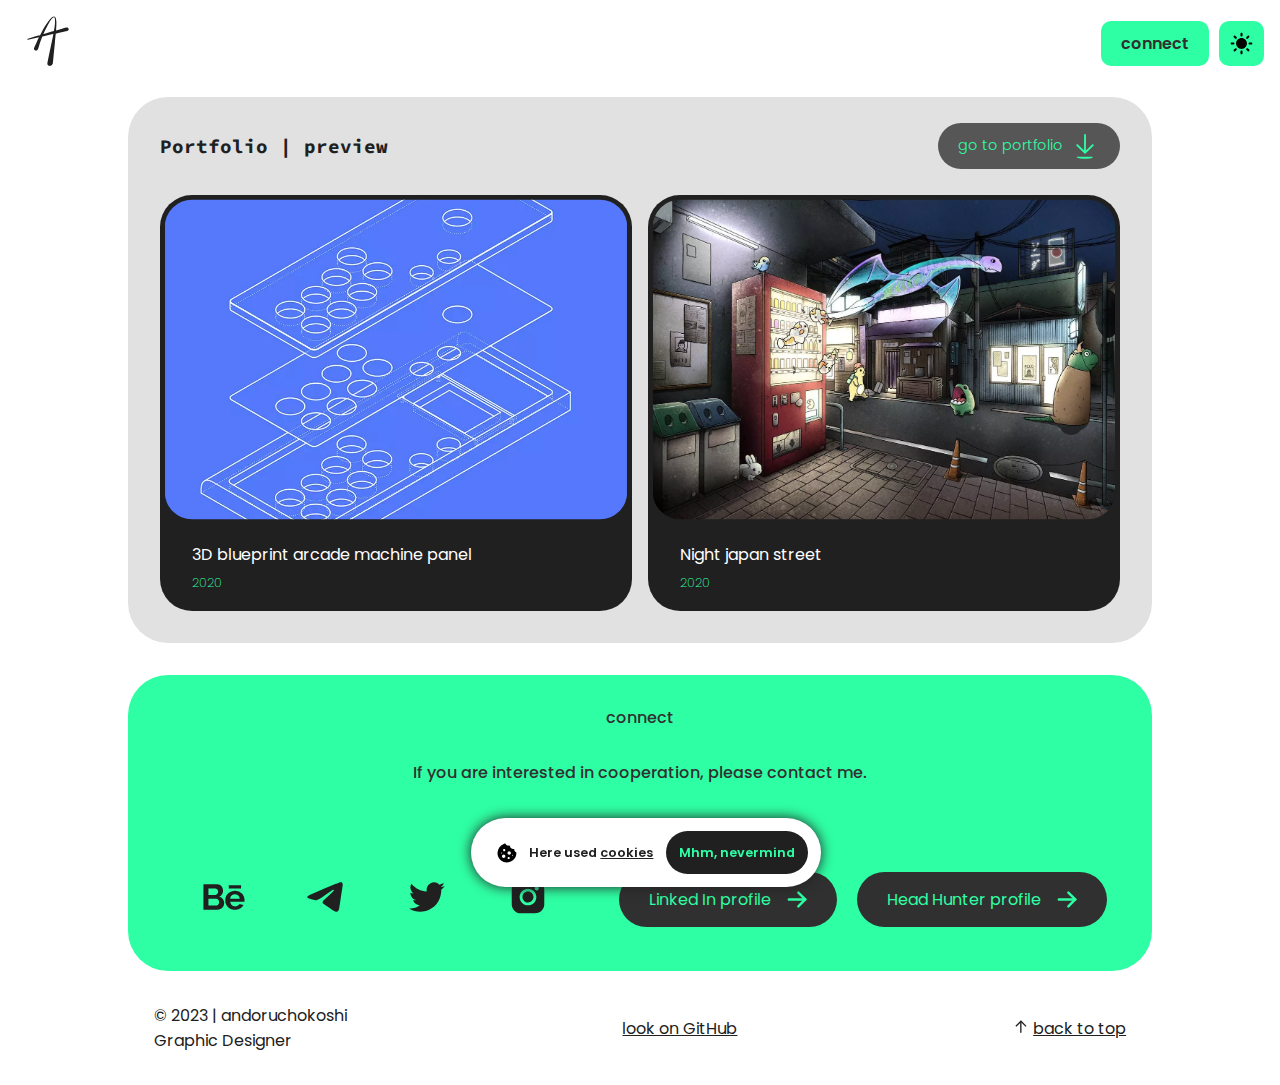
<file: index.html>
<!DOCTYPE html>
<html lang="en">
<head>
	<meta charset="utf-8">
	<meta name="viewport" content="width=device-width, initial-scale=1, user-scalable=no">
	
	<title>Andrey Parfenov | @andoruchokoshi</title>
	<meta name="description" content="Illustrator and graphic designer. I create logos, illustrations, packaging design, and other graphics. I develop landing pages and single-page websites. Check out my work in the portfolio!" />

	<link rel="shortcut icon" href="/resources/favicon.ico" type="image/x-icon">
	<link rel="icon" href="/resources/favicon.ico" type="image/x-icon">

	<script src="/scripts/script.js" defer></script>
	<script src="/scripts/themes.js" defer></script>
	<script src="/scripts/cookie.js" defer></script>

	<script>
        if (matchMedia('(prefers-color-scheme: dark)').media === 'not all') {
            document.documentElement.style.display = 'none';
            document.head.insertAdjacentHTML(
                'beforeend',
                '<link rel="stylesheet" href="styles/light.css" onload="document.documentElement.style.display=\'\'">'
            );
        }
    </script>

    <link rel="stylesheet" href="/styles/light.css" media="(prefers-color-scheme: light)">
    <link rel="stylesheet" href="/styles/dark.css" media="(prefers-color-scheme: dark)">
    <link rel="stylesheet" href="/styles/style.css">

	<!-- Google tag (gtag.js) -->
<script async src="https://www.googletagmanager.com/gtag/js?id=G-T8DFQ469Z7"></script>
<script>
  window.dataLayer = window.dataLayer || [];
  function gtag(){dataLayer.push(arguments);}
  gtag('js', new Date());

  gtag('config', 'G-T8DFQ469Z7');
</script>
</head>
<body>
	<header class="header">
		<div class="header-inner">
			<div class="logo">
				<svg xmlns="http://www.w3.org/2000/svg" xmlns:xlink="http://www.w3.org/1999/xlink" viewBox="0 0 200 200">
				<path fill="#202020" d="M36.5,96c2.7-0.9,4-1.2,6.1-1.8c9.1-2.8,18.2-5.5,27.4-7.9c2.1-0.5,5.3-1.5,5.3-1.5s2.1-3.7,2.9-5.5
					c6.6-13.8,14.4-26.8,23.7-38.9c3.2-4.2,6.6-8.3,10.8-11.5c6-4.6,10.3-3.3,12,4.1c1.7,7,2,14.2,1.4,21.4c-0.3,4.8-0.8,15.6-0.8,15.6
					s15.9-5,23.5-7.1c2.8-0.8,5.7-1.8,8.6-2.1c3.8-0.5,6.9,1.6,7.3,4.6c0.5,3.8-2.1,5.4-5.1,6.2c-9.2,2.3-18.5,4.3-27.8,6.4
					c-2.3,0.5-7.5,2-7.5,2s-1.7,17.7-2.6,26.7c-2.2,21-4.2,42-6.2,63.1c-0.2,1.9-0.4,3.8-1.2,5.5c-2,4.5-6.4,6.7-10.8,5.5
					c-4.2-1.2-6.4-4.8-5.3-10c4-19.4,8.1-38.9,12.2-58.3c1.7-8.1,3.5-16.1,5.2-24.2c0.4-1.9,1.1-6.9,1.1-6.9s-3.5,0.7-4.9,1
					c-8.4,1.9-16.9,4-25.3,5.7c-1.5,0.3-4.2,1.1-4.2,1.1s-5.4,13.3-11.5,33.4c-0.8,2.6-1.6,5.2-3.2,7.5c-1.7,2.5-5.7,3.5-8.4,2.1
					c-3.2-1.6-3.6-4.7-2.4-7.7c1.9-4.9,4.3-9.6,6.5-14.4c2.6-5.7,5.2-11.5,8.4-18.4c-12.3,2.6-23,4.8-34.3,7.2
					C35,99.2,34.9,96.5,36.5,96z M85.5,81.4c0,0,20.7-6.2,30.4-8.9c0.9-0.3,2.6-0.8,2.6-0.8s4.9-19.4,3.1-37.9c-0.1-1.4-0.3-3-1.4-4.2
					c-0.5-0.7-1.5-1-2.3-0.7c-2.8,0.9-4.7,3.1-6.6,5.3C100.3,47.5,85.5,81.4,85.5,81.4z"/>
				</svg>
			</div>
			<div class="menu">
				<div class="button">
					<a href="#connect">
						connect
					</a>
				</div>
				<div class="dropdown">
					<button class="dropbtn">
						<svg xmlns="http://www.w3.org/2000/svg" xmlns:xlink="http://www.w3.org/1999/xlink" viewBox="0 0 100 100">
						<path d="M50,66.3c-8.7,0.1-16.4-7.1-16.4-16.3c0-9.2,7.6-16.4,16.5-16.4c8.8,0,16.4,7.3,16.4,16.4C66.4,59.2,58.8,66.5,50,66.3z
							M25.7,53.2c1.8-0.1,3-1.4,3-3.1c0-1.7-1.2-3.1-2.9-3.2c-1.9-0.1-3.8-0.1-5.6,0c-1.7,0.1-3,1.5-2.9,3.2c0,1.7,1.3,3,3,3.1
							c0.9,0.1,1.8,0,2.8,0C23.9,53.2,24.8,53.2,25.7,53.2z M79.8,53.2c1.8-0.1,3.1-1.5,3.1-3.2c0-1.7-1.3-3-3-3.1c-1.8-0.1-3.7-0.1-5.5,0
							c-1.8,0.1-3,1.5-3,3.2c0,1.7,1.2,3,3,3.1c0.9,0.1,1.8,0,2.7,0C77.9,53.2,78.8,53.2,79.8,53.2z M46.8,25.5c0.1,1.9,1.4,3.3,3.2,3.3
							c1.8,0,3.2-1.4,3.2-3.3c0-1.7,0-3.3,0-5c0-1.9-1.4-3.3-3.2-3.2c-1.8,0-3.1,1.4-3.1,3.2c0,0.8,0,1.6,0,2.4
							C46.8,23.8,46.8,24.7,46.8,25.5z M53.2,77c0-0.9,0-1.7,0-2.6c-0.1-1.9-1.4-3.3-3.2-3.2c-1.8,0-3.1,1.4-3.2,3.2c0,1.7,0,3.4,0,5.1
							c0,1.8,1.4,3.2,3.2,3.2c1.8,0,3.1-1.3,3.2-3.2C53.2,78.7,53.2,77.9,53.2,77C53.2,77,53.2,77,53.2,77z M73,68.4
							c-1.1-1.1-2.2-2.2-3.2-3.2c-0.3-0.2-0.5-0.5-0.8-0.7C67.7,63.8,66.1,64,65,65c-1.1,1.1-1.4,2.8-0.4,4c1.4,1.6,2.9,3.1,4.5,4.5
							c0.9,0.8,2.1,0.7,3.2,0.2c1.1-0.6,1.7-1.5,1.7-3.1C74.2,69.9,73.7,69.1,73,68.4z M26.2,27.8c-0.6,1.2-0.5,2.5,0.5,3.5
							c1.3,1.3,2.6,2.7,3.9,3.9c1.3,1.2,3.2,1.1,4.4-0.2c1.2-1.3,1.2-3.1,0-4.4c-1.2-1.3-2.4-2.5-3.7-3.7c-0.6-0.6-1.3-0.9-2.1-0.9
							C27.7,25.9,26.8,26.6,26.2,27.8z M72.3,26.3c-1.2-0.5-2.4-0.5-3.4,0.4c-1.4,1.3-2.8,2.7-4.1,4.1c-0.6,0.7-0.9,1.6-0.7,2.6
							c0.6,2.6,3.4,3.5,5.4,1.7c1.3-1.2,2.5-2.4,3.7-3.7c0.6-0.6,0.9-1.3,0.9-1.9C74.1,27.8,73.5,26.8,72.3,26.3z M31.1,73.3
							c1.4-1.3,2.8-2.6,4.1-4c1.1-1.3,0.9-3.1-0.2-4.2c-1.1-1.1-2.9-1.3-4.2-0.3c-1.5,1.3-2.9,2.7-4.2,4.2c-0.9,0.9-0.9,2.2-0.4,3.3
							c0.6,1.2,1.5,1.8,3,2C29.8,73.9,30.6,73.7,31.1,73.3z"/>
						</svg>
					</button>
					<div class="dropdown-content">
						<label class="switcher">
							<input class="switcher__radio switcher__radio--light" type="checkbox" name="color-scheme" value="light" title="light
							">
							<span class="switcher-icon">
								<img src="/resources/status_light.svg">
							</span>
						</label>
						<label class="switcher">
							<input class="switcher__radio switcher__radio--auto" type="checkbox" name="color-scheme" value="auto" title="auto">
							<span class="switcher-icon">
								<img src="/resources/status_auto.svg">
							</span>
						</label>
						<label class="switcher">
							<input class="switcher__radio switcher__radio--dark" type="checkbox" name="color-scheme" value="dark" title="dark" checked>
							<span class="switcher-icon">
								<img src="/resources/status_dark.svg">
							</span>
						</label>
					</div>
				</div>
			</div>
		</div>
	</header>
	<main>
		<div class="content">
			<div class="c-info">
				<h1>Portfolio | preview</h1>
				<a href="/category/portfolio/portfolio.html" class="c-button">
					go to portfolio
					<img src="/resources/category_arrow.svg" alt="category_arrow">
				</a>
			</div>
			<div class="project">
				<div class="c-preview">
					<img id="preview-img" src="" alt="block_preview">
					<div class="description">
						<h2 id="preview-title"></h2>
						<p id="preview-description"></p>
					</div>
				</div>
				<div class="c-preview">
					<img id="preview-img2" src="" alt="block_preview">
					<div class="description">
						<h2 id="preview-title2"></h2>
						<p id="preview-description2"></p>
					</div>
				</div>
			</div>
		</div>
	</main>
	<footer>
		<div class="connect" id="connect">
			<h1>connect</h1>
			<h2>If you are interested in cooperation, please contact me.</h2>
			<div class="mail">
				<a href="mailto:andoruchokoshi@gmail.com" class="email">andoruchokoshi@gmail.com</a>
			</div>
			<div class="link">
				<div class="social">
					<a href="https://www.behance.net/andoruchokoshi" target="_blank">
						<img src="resources/social_behance_icon.svg" alt="behance">
					</a>
					<a href="https://t.me/andoruchokoshi" target="_blank">
						<img src="resources/social_telegram_icon.svg" alt="telegram">
					</a>
					<a href="https://twitter.com/andoruchokoshi" target="_blank">
						<img src="resources/social_twitter_icon.svg" alt="twitter">
					</a>
					<a href="https://www.instagram.com/andoruchokoshi/" target="_blank">
						<img src="resources/social_instagram_icon.svg" alt="instagram">
					</a>
				</div>
				<div class="button">
					<a href="https://www.linkedin.com/in/andoruchokoshi" target="_blank">
						Linked In profile
						<img src="resources/button_arrow.svg" alt="arrow">
					</a>
					<a href="https://hh.ru/resume/8ee61312ff075864a70039ed1f704a4c6c794f" target="_blank">
						Head Hunter profile
						<img src="/resources/button_arrow.svg" alt="arrow">
					</a>
				</div>
			</div>
		</div>
		<div class="fbar">
			<p>© 2023 | andoruchokoshi<br>Graphic Designer</p>
			<div class="project-link">
				<a href="https://github.com/andoruchokoshi/andoruchokoshi.github.io" target="_blank">look on GitHub</a>
			</div>
			<div class="back-to-top">
				<svg xmlns="http://www.w3.org/2000/svg" xmlns:xlink="http://www.w3.org/1999/xlink" viewBox="0 0 33.3 29.5" style="enable-background:new 0 0 33.3 29.5;" xml:space="preserve">
					<g>
						<line class="st0" x1="16.3" y1="2.7" x2="16.3" y2="26.8"/>
						<polyline class="st0" points="6,13.2 16.6,2.7 27.2,13.3"/>
					</g>
				</svg>
				<a href="#">back to top</a>
			</div>
		</div>
	</footer>
	<div class="cookie_notice">
		<img src="/resources/cookie.svg">
		<p>Here used&nbsp<a href="https://andoruchokoshi.github.io/cookie.html">cookies</a></p>
		<div class="cookie_notice_button">
			<a class="cookie_btn" id="cookie_close" href="#close">Mhm, nevermind</a>
		</div>
	</div>
</body>
</html>
</file>
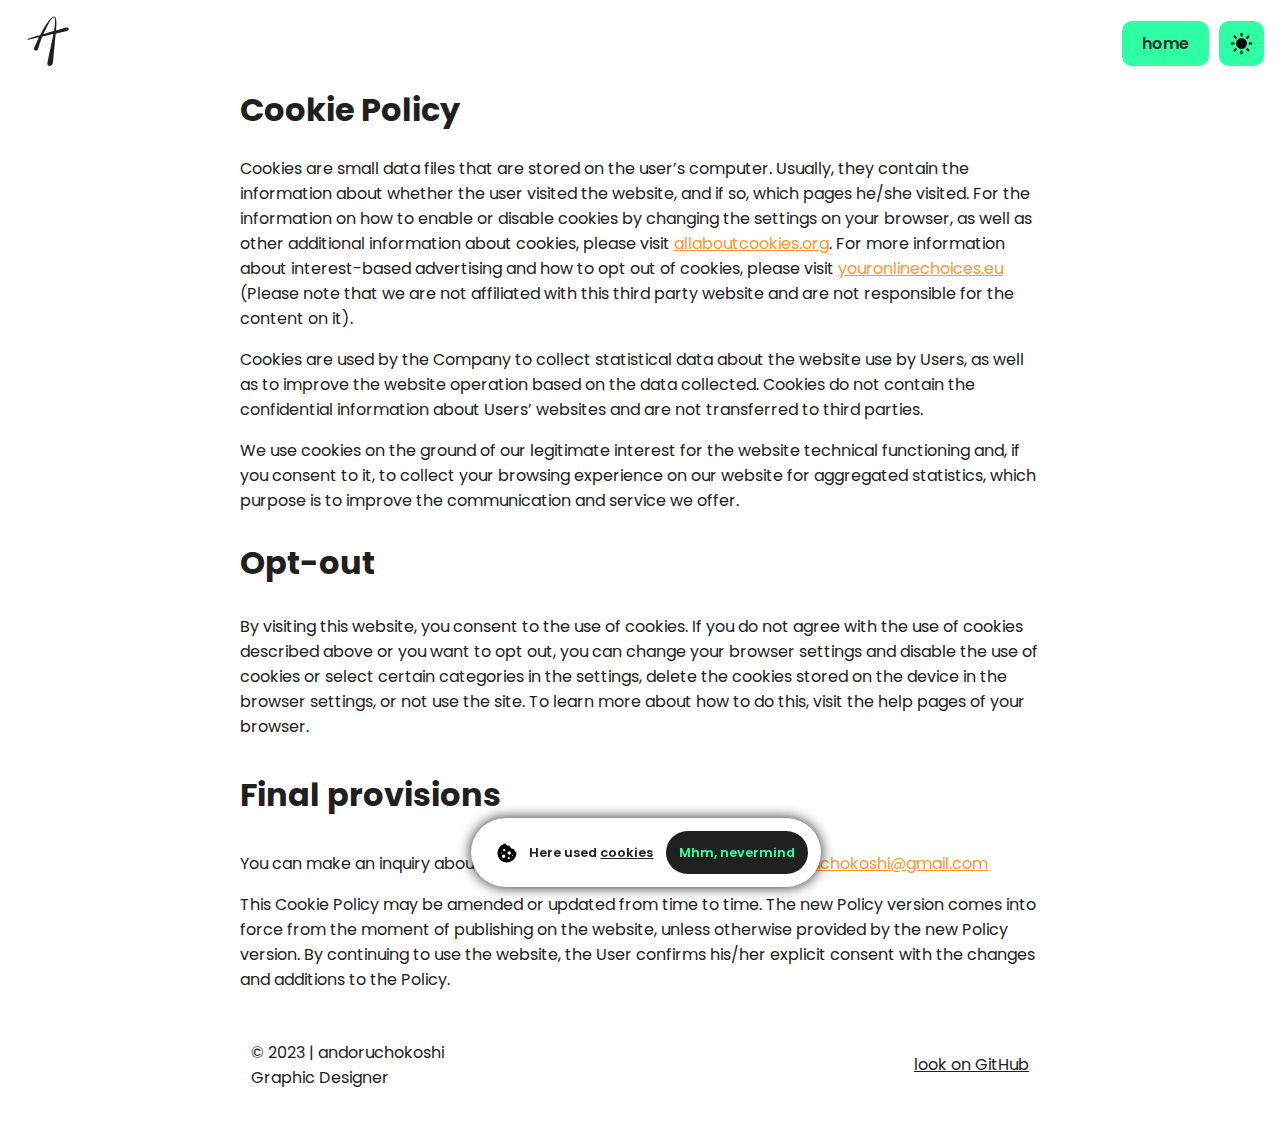
<file: cookie.html>
<!DOCTYPE html>
<html lang="en">
<head>
	<meta charset="utf-8">
	<meta name="viewport" content="width=device-width, initial-scale=1, user-scalable=no">
	
	<title>Cookie Policy | @andoruchokoshi</title>
    <meta name="description" content="Cookie Policy" />

	<link rel="shortcut icon" href="/resources/favicon.ico" type="image/x-icon">
	<link rel="icon" href="/resources/favicon.ico" type="image/x-icon">

	<script src="/scripts/script.js" defer></script>
	<script src="/scripts/themes.js" defer></script>
	<script src="/scripts/cookie.js" defer></script>

	<script>
        if (matchMedia('(prefers-color-scheme: dark)').media === 'not all') {
            document.documentElement.style.display = 'none';
            document.head.insertAdjacentHTML(
                'beforeend',
                '<link rel="stylesheet" href="styles/light.css" onload="document.documentElement.style.display=\'\'">'
            );
        }
    </script>

    <link rel="stylesheet" href="/styles/light.css" media="(prefers-color-scheme: light)">
    <link rel="stylesheet" href="/styles/dark.css" media="(prefers-color-scheme: dark)">
    <link rel="stylesheet" href="/styles/style.css">
    <link rel="stylesheet" href="/styles/cookie.css">

	<!-- Google tag (gtag.js) -->
<script async src="https://www.googletagmanager.com/gtag/js?id=G-T8DFQ469Z7"></script>
<script>
  window.dataLayer = window.dataLayer || [];
  function gtag(){dataLayer.push(arguments);}
  gtag('js', new Date());

  gtag('config', 'G-T8DFQ469Z7');
</script>
</head>
<body>
	<header class="header">
		<div class="header-inner">
			<div class="logo">
				<svg xmlns="http://www.w3.org/2000/svg" xmlns:xlink="http://www.w3.org/1999/xlink" viewBox="0 0 200 200">
				<path fill="#202020" d="M36.5,96c2.7-0.9,4-1.2,6.1-1.8c9.1-2.8,18.2-5.5,27.4-7.9c2.1-0.5,5.3-1.5,5.3-1.5s2.1-3.7,2.9-5.5
					c6.6-13.8,14.4-26.8,23.7-38.9c3.2-4.2,6.6-8.3,10.8-11.5c6-4.6,10.3-3.3,12,4.1c1.7,7,2,14.2,1.4,21.4c-0.3,4.8-0.8,15.6-0.8,15.6
					s15.9-5,23.5-7.1c2.8-0.8,5.7-1.8,8.6-2.1c3.8-0.5,6.9,1.6,7.3,4.6c0.5,3.8-2.1,5.4-5.1,6.2c-9.2,2.3-18.5,4.3-27.8,6.4
					c-2.3,0.5-7.5,2-7.5,2s-1.7,17.7-2.6,26.7c-2.2,21-4.2,42-6.2,63.1c-0.2,1.9-0.4,3.8-1.2,5.5c-2,4.5-6.4,6.7-10.8,5.5
					c-4.2-1.2-6.4-4.8-5.3-10c4-19.4,8.1-38.9,12.2-58.3c1.7-8.1,3.5-16.1,5.2-24.2c0.4-1.9,1.1-6.9,1.1-6.9s-3.5,0.7-4.9,1
					c-8.4,1.9-16.9,4-25.3,5.7c-1.5,0.3-4.2,1.1-4.2,1.1s-5.4,13.3-11.5,33.4c-0.8,2.6-1.6,5.2-3.2,7.5c-1.7,2.5-5.7,3.5-8.4,2.1
					c-3.2-1.6-3.6-4.7-2.4-7.7c1.9-4.9,4.3-9.6,6.5-14.4c2.6-5.7,5.2-11.5,8.4-18.4c-12.3,2.6-23,4.8-34.3,7.2
					C35,99.2,34.9,96.5,36.5,96z M85.5,81.4c0,0,20.7-6.2,30.4-8.9c0.9-0.3,2.6-0.8,2.6-0.8s4.9-19.4,3.1-37.9c-0.1-1.4-0.3-3-1.4-4.2
					c-0.5-0.7-1.5-1-2.3-0.7c-2.8,0.9-4.7,3.1-6.6,5.3C100.3,47.5,85.5,81.4,85.5,81.4z"/>
				</svg>
			</div>
			<div class="menu">
				<div class="button">
					<a href="/index.html">
						home
					</a>
				</div>
				<div class="dropdown">
					<button class="dropbtn">
						<svg xmlns="http://www.w3.org/2000/svg" xmlns:xlink="http://www.w3.org/1999/xlink" viewBox="0 0 100 100">
						<path d="M50,66.3c-8.7,0.1-16.4-7.1-16.4-16.3c0-9.2,7.6-16.4,16.5-16.4c8.8,0,16.4,7.3,16.4,16.4C66.4,59.2,58.8,66.5,50,66.3z
							M25.7,53.2c1.8-0.1,3-1.4,3-3.1c0-1.7-1.2-3.1-2.9-3.2c-1.9-0.1-3.8-0.1-5.6,0c-1.7,0.1-3,1.5-2.9,3.2c0,1.7,1.3,3,3,3.1
							c0.9,0.1,1.8,0,2.8,0C23.9,53.2,24.8,53.2,25.7,53.2z M79.8,53.2c1.8-0.1,3.1-1.5,3.1-3.2c0-1.7-1.3-3-3-3.1c-1.8-0.1-3.7-0.1-5.5,0
							c-1.8,0.1-3,1.5-3,3.2c0,1.7,1.2,3,3,3.1c0.9,0.1,1.8,0,2.7,0C77.9,53.2,78.8,53.2,79.8,53.2z M46.8,25.5c0.1,1.9,1.4,3.3,3.2,3.3
							c1.8,0,3.2-1.4,3.2-3.3c0-1.7,0-3.3,0-5c0-1.9-1.4-3.3-3.2-3.2c-1.8,0-3.1,1.4-3.1,3.2c0,0.8,0,1.6,0,2.4
							C46.8,23.8,46.8,24.7,46.8,25.5z M53.2,77c0-0.9,0-1.7,0-2.6c-0.1-1.9-1.4-3.3-3.2-3.2c-1.8,0-3.1,1.4-3.2,3.2c0,1.7,0,3.4,0,5.1
							c0,1.8,1.4,3.2,3.2,3.2c1.8,0,3.1-1.3,3.2-3.2C53.2,78.7,53.2,77.9,53.2,77C53.2,77,53.2,77,53.2,77z M73,68.4
							c-1.1-1.1-2.2-2.2-3.2-3.2c-0.3-0.2-0.5-0.5-0.8-0.7C67.7,63.8,66.1,64,65,65c-1.1,1.1-1.4,2.8-0.4,4c1.4,1.6,2.9,3.1,4.5,4.5
							c0.9,0.8,2.1,0.7,3.2,0.2c1.1-0.6,1.7-1.5,1.7-3.1C74.2,69.9,73.7,69.1,73,68.4z M26.2,27.8c-0.6,1.2-0.5,2.5,0.5,3.5
							c1.3,1.3,2.6,2.7,3.9,3.9c1.3,1.2,3.2,1.1,4.4-0.2c1.2-1.3,1.2-3.1,0-4.4c-1.2-1.3-2.4-2.5-3.7-3.7c-0.6-0.6-1.3-0.9-2.1-0.9
							C27.7,25.9,26.8,26.6,26.2,27.8z M72.3,26.3c-1.2-0.5-2.4-0.5-3.4,0.4c-1.4,1.3-2.8,2.7-4.1,4.1c-0.6,0.7-0.9,1.6-0.7,2.6
							c0.6,2.6,3.4,3.5,5.4,1.7c1.3-1.2,2.5-2.4,3.7-3.7c0.6-0.6,0.9-1.3,0.9-1.9C74.1,27.8,73.5,26.8,72.3,26.3z M31.1,73.3
							c1.4-1.3,2.8-2.6,4.1-4c1.1-1.3,0.9-3.1-0.2-4.2c-1.1-1.1-2.9-1.3-4.2-0.3c-1.5,1.3-2.9,2.7-4.2,4.2c-0.9,0.9-0.9,2.2-0.4,3.3
							c0.6,1.2,1.5,1.8,3,2C29.8,73.9,30.6,73.7,31.1,73.3z"/>
						</svg>
					</button>
					<div class="dropdown-content">
						<label class="switcher">
							<input class="switcher__radio switcher__radio--light" type="checkbox" name="color-scheme" value="light" title="light
							">
							<span class="switcher-icon">
								<img src="/resources/status_light.svg">
							</span>
						</label>
						<label class="switcher">
							<input class="switcher__radio switcher__radio--auto" type="checkbox" name="color-scheme" value="auto" title="auto">
							<span class="switcher-icon">
								<img src="/resources/status_auto.svg">
							</span>
						</label>
						<label class="switcher">
							<input class="switcher__radio switcher__radio--dark" type="checkbox" name="color-scheme" value="dark" title="dark" checked>
							<span class="switcher-icon">
								<img src="/resources/status_dark.svg">
							</span>
						</label>
					</div>
				</div>
			</div>
	</div>
	</header>
    <main>
        <div class="main_text">
            <h1>Cookie Policy</h1>
            <p>Cookies are small data files that are stored on the user’s computer. Usually, they contain the information about whether the user visited the website, and if so, which pages he/she visited. For the information on how to enable or disable cookies by changing the settings on your browser, as well as other additional information about cookies, please visit <a href="https://www.allaboutcookies.org/" class="link" target="_blank">allaboutcookies.org</a>. For more information about interest-based advertising and how to opt out of cookies, please visit <a href="https://www.youronlinechoices.eu/" class="link" target="_blank">youronlinechoices.eu</a> (Please note that we are not affiliated with this third party website and are not responsible for the content on it).</p>
            <p>Cookies are used by the Company to collect statistical data about the website use by Users, as well as to improve the website operation based on the data collected. Cookies do not contain the confidential information about Users’ websites and are not transferred to third parties.</p>
            <p>We use cookies on the ground of our legitimate interest for the website technical functioning and, if you consent to it, to collect your browsing experience on our website for aggregated statistics, which purpose is to improve the communication and service we offer.</p>
            <h2>Opt-out</h2>
            <p>By visiting this website, you consent to the use of cookies. If you do not agree with the use of cookies described above or you want to opt out, you can change your browser settings and disable the use of cookies or select certain categories in the settings, delete the cookies stored on the device in the browser settings, or not use the site. To learn more about how to do this, visit the help pages of your browser.</p>
            <h3>Final provisions</h3>
            <p>You can make an inquiry about the way use cookies via this e-mail: <a href="mailto:andoruchokoshi@gmail.com" class="email">andoruchokoshi@gmail.com</a></p>
            <p>This Cookie Policy may be amended or updated from time to time. The new Policy version comes into force from the moment of publishing on the website, unless otherwise provided by the new Policy version. By continuing to use the website, the User confirms his/her explicit consent with the changes and additions to the Policy.</p>
        </div>
    </main>
    <footer>
        <div class="fbar-404">
            <p>© 2023 | andoruchokoshi<br>Graphic Designer</p>
            <div class="project-link">
                <a href="https://github.com/andoruchokoshi/andoruchokoshi.github.io" target="_blank">look on GitHub</a>
            </div>
        </div>
    </footer>
	<div class="cookie_notice">
		<img src="/resources/cookie.svg">
		<p>Here used&nbsp<a href="https://andoruchokoshi.github.io/cookie.html">cookies</a></p>
		<div class="cookie_notice_button">
			<a class="cookie_btn" id="cookie_close" href="#close">Mhm, nevermind</a>
		</div>
	</div>
</body>
</file>
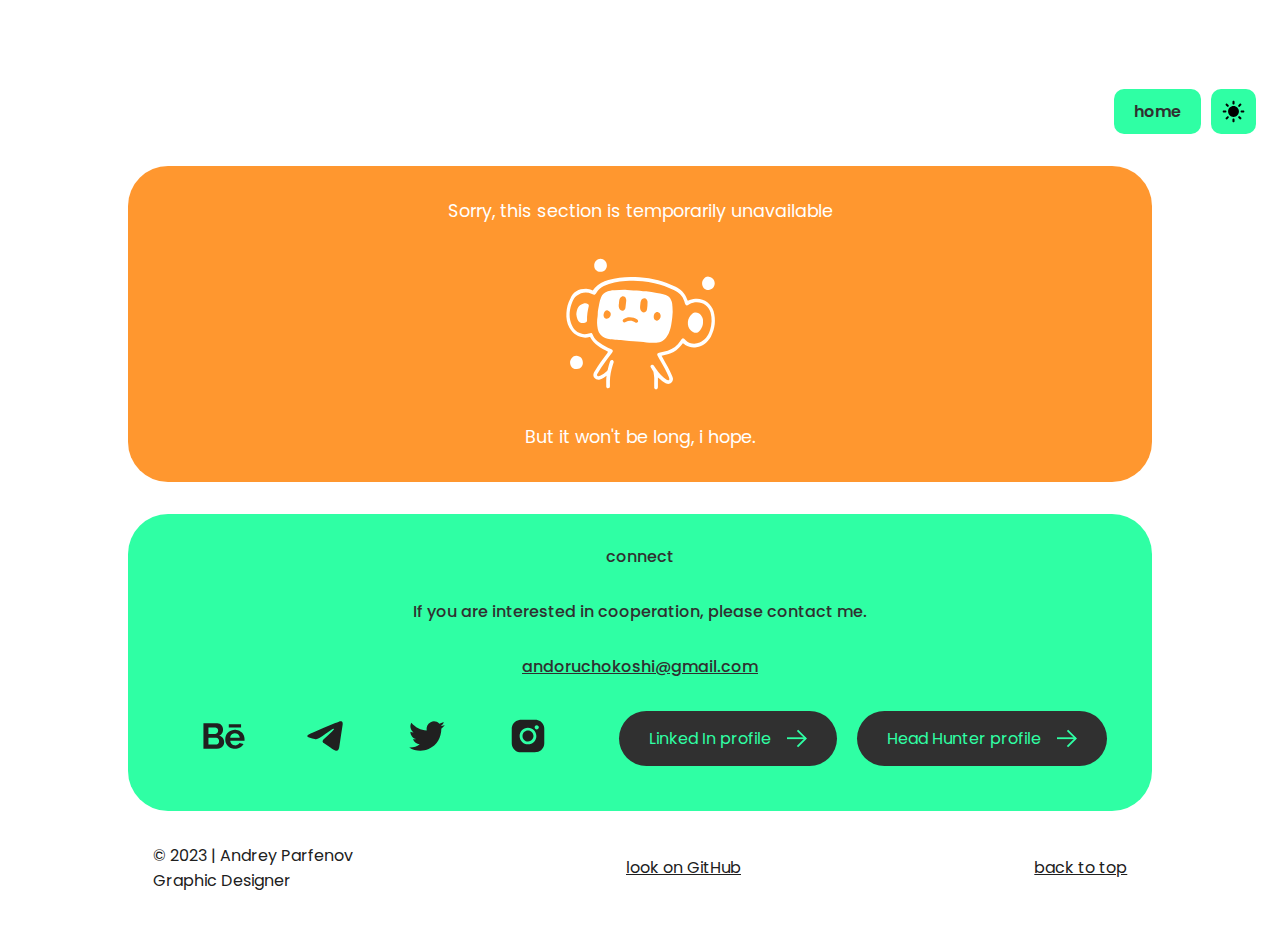
<file: category/design/design.html>
<!DOCTYPE html>
<html lang="en">
<head>
	<meta charset="utf-8">
	<meta name="viewport" content="width=device-width, initial-scale=1">
	
	<title>Design | Catalog</title>
    <meta name="description" content="Design section, portfolio of @andoruchokoshi." />

	<link rel="shortcut icon" href="/resources/favicon.ico" type="image/x-icon">
	<link rel="icon" href="/resources/favicon.ico" type="image/x-icon">

	<link rel="stylesheet" href="style.css">
    <script src="/scripts/script.js" defer></script>
	<script src="/scripts/themes.js" defer></script>

	<script>
        if (matchMedia('(prefers-color-scheme: dark)').media === 'not all') {
            document.documentElement.style.display = 'none';
            document.head.insertAdjacentHTML(
                'beforeend',
                '<link rel="stylesheet" href="styles/light.css" onload="document.documentElement.style.display=\'\'">'
            );
        }
    </script>

    <link rel="stylesheet" href="/styles/light.css" media="(prefers-color-scheme: light)">
    <link rel="stylesheet" href="/styles/dark.css" media="(prefers-color-scheme: dark)">
    <link rel="stylesheet" href="/styles/style.css">
</head>
</head>
<body>
	<header>
		<div class="logo">
			<svg xmlns="http://www.w3.org/2000/svg" xmlns:xlink="http://www.w3.org/1999/xlink" viewBox="0 0 200 200">
				<path fill="#202020" d="M36.5,96c2.7-0.9,4-1.2,6.1-1.8c9.1-2.8,18.2-5.5,27.4-7.9c2.1-0.5,5.3-1.5,5.3-1.5s2.1-3.7,2.9-5.5
					c6.6-13.8,14.4-26.8,23.7-38.9c3.2-4.2,6.6-8.3,10.8-11.5c6-4.6,10.3-3.3,12,4.1c1.7,7,2,14.2,1.4,21.4c-0.3,4.8-0.8,15.6-0.8,15.6
					s15.9-5,23.5-7.1c2.8-0.8,5.7-1.8,8.6-2.1c3.8-0.5,6.9,1.6,7.3,4.6c0.5,3.8-2.1,5.4-5.1,6.2c-9.2,2.3-18.5,4.3-27.8,6.4
					c-2.3,0.5-7.5,2-7.5,2s-1.7,17.7-2.6,26.7c-2.2,21-4.2,42-6.2,63.1c-0.2,1.9-0.4,3.8-1.2,5.5c-2,4.5-6.4,6.7-10.8,5.5
					c-4.2-1.2-6.4-4.8-5.3-10c4-19.4,8.1-38.9,12.2-58.3c1.7-8.1,3.5-16.1,5.2-24.2c0.4-1.9,1.1-6.9,1.1-6.9s-3.5,0.7-4.9,1
					c-8.4,1.9-16.9,4-25.3,5.7c-1.5,0.3-4.2,1.1-4.2,1.1s-5.4,13.3-11.5,33.4c-0.8,2.6-1.6,5.2-3.2,7.5c-1.7,2.5-5.7,3.5-8.4,2.1
					c-3.2-1.6-3.6-4.7-2.4-7.7c1.9-4.9,4.3-9.6,6.5-14.4c2.6-5.7,5.2-11.5,8.4-18.4c-12.3,2.6-23,4.8-34.3,7.2
					C35,99.2,34.9,96.5,36.5,96z M85.5,81.4c0,0,20.7-6.2,30.4-8.9c0.9-0.3,2.6-0.8,2.6-0.8s4.9-19.4,3.1-37.9c-0.1-1.4-0.3-3-1.4-4.2
					c-0.5-0.7-1.5-1-2.3-0.7c-2.8,0.9-4.7,3.1-6.6,5.3C100.3,47.5,85.5,81.4,85.5,81.4z"/>
			</svg>
		</div>
		<div class="menu">
            <div class="home-button">
                <a href="/index.html">
                    home
                </a>
            </div>
            <div class="dropdown">
				<button class="dropbtn">
					<svg xmlns="http://www.w3.org/2000/svg" xmlns:xlink="http://www.w3.org/1999/xlink" viewBox="0 0 100 100">
						<path d="M50,66.3c-8.7,0.1-16.4-7.1-16.4-16.3c0-9.2,7.6-16.4,16.5-16.4c8.8,0,16.4,7.3,16.4,16.4C66.4,59.2,58.8,66.5,50,66.3z
							M25.7,53.2c1.8-0.1,3-1.4,3-3.1c0-1.7-1.2-3.1-2.9-3.2c-1.9-0.1-3.8-0.1-5.6,0c-1.7,0.1-3,1.5-2.9,3.2c0,1.7,1.3,3,3,3.1
							c0.9,0.1,1.8,0,2.8,0C23.9,53.2,24.8,53.2,25.7,53.2z M79.8,53.2c1.8-0.1,3.1-1.5,3.1-3.2c0-1.7-1.3-3-3-3.1c-1.8-0.1-3.7-0.1-5.5,0
							c-1.8,0.1-3,1.5-3,3.2c0,1.7,1.2,3,3,3.1c0.9,0.1,1.8,0,2.7,0C77.9,53.2,78.8,53.2,79.8,53.2z M46.8,25.5c0.1,1.9,1.4,3.3,3.2,3.3
							c1.8,0,3.2-1.4,3.2-3.3c0-1.7,0-3.3,0-5c0-1.9-1.4-3.3-3.2-3.2c-1.8,0-3.1,1.4-3.1,3.2c0,0.8,0,1.6,0,2.4
							C46.8,23.8,46.8,24.7,46.8,25.5z M53.2,77c0-0.9,0-1.7,0-2.6c-0.1-1.9-1.4-3.3-3.2-3.2c-1.8,0-3.1,1.4-3.2,3.2c0,1.7,0,3.4,0,5.1
							c0,1.8,1.4,3.2,3.2,3.2c1.8,0,3.1-1.3,3.2-3.2C53.2,78.7,53.2,77.9,53.2,77C53.2,77,53.2,77,53.2,77z M73,68.4
							c-1.1-1.1-2.2-2.2-3.2-3.2c-0.3-0.2-0.5-0.5-0.8-0.7C67.7,63.8,66.1,64,65,65c-1.1,1.1-1.4,2.8-0.4,4c1.4,1.6,2.9,3.1,4.5,4.5
							c0.9,0.8,2.1,0.7,3.2,0.2c1.1-0.6,1.7-1.5,1.7-3.1C74.2,69.9,73.7,69.1,73,68.4z M26.2,27.8c-0.6,1.2-0.5,2.5,0.5,3.5
							c1.3,1.3,2.6,2.7,3.9,3.9c1.3,1.2,3.2,1.1,4.4-0.2c1.2-1.3,1.2-3.1,0-4.4c-1.2-1.3-2.4-2.5-3.7-3.7c-0.6-0.6-1.3-0.9-2.1-0.9
							C27.7,25.9,26.8,26.6,26.2,27.8z M72.3,26.3c-1.2-0.5-2.4-0.5-3.4,0.4c-1.4,1.3-2.8,2.7-4.1,4.1c-0.6,0.7-0.9,1.6-0.7,2.6
							c0.6,2.6,3.4,3.5,5.4,1.7c1.3-1.2,2.5-2.4,3.7-3.7c0.6-0.6,0.9-1.3,0.9-1.9C74.1,27.8,73.5,26.8,72.3,26.3z M31.1,73.3
							c1.4-1.3,2.8-2.6,4.1-4c1.1-1.3,0.9-3.1-0.2-4.2c-1.1-1.1-2.9-1.3-4.2-0.3c-1.5,1.3-2.9,2.7-4.2,4.2c-0.9,0.9-0.9,2.2-0.4,3.3
							c0.6,1.2,1.5,1.8,3,2C29.8,73.9,30.6,73.7,31.1,73.3z"/>
					</svg>
				</button>
				<div class="dropdown-content">
					<label class="switcher">
						<input class="switcher__radio switcher__radio--light" type="checkbox" name="color-scheme" value="light" title="light
						">
						<span class="switcher-icon">
							<img src="/resources/status_light.svg">
						</span>
					</label>
					<label class="switcher">
						<input class="switcher__radio switcher__radio--auto" type="checkbox" name="color-scheme" value="auto" title="auto">
						<span class="switcher-icon">
							<img src="/resources/status_auto.svg">
						</span>
					</label>
					<label class="switcher">
						<input class="switcher__radio switcher__radio--dark" type="checkbox" name="color-scheme" value="dark" title="dark" checked>
						<span class="switcher-icon">
							<img src="/resources/status_dark.svg">
						</span>
					</label>
				</div>
			</div>
		</div>
	</header>
    <main>
        <div class="notice">
            <a>Sorry, this section is temporarily unavailable</a>
            <img src="/resources/character_white.svg" alt="sad character">
            <a>But it won't be long, i hope.</a>
        </div>
        <!--
        <div class="content">
			<div class="c-info">
				<h1>Design | preview</h1>
			</div>
			<div class="project">
				<div class="c-preview">
					<img src="resources/img/preview_1.jpg" alt="block_preview">
					<div class="description">
						<h2>Corporate materials for 2GIS</h2>
						<p>2022-2023</p>
					</div>
				</div>
            </div>
        </div>
        -->
    </main>
    <footer>
        <div class="connect" id="connect">
            <h1>connect</h1>
            <h2>If you are interested in cooperation, please contact me.</h2>
            <div class="mail">
                <a href="mailto:andoruchokoshi@gmail.com" class="email">andoruchokoshi@gmail.com</a>
            </div>
            <div class="link">
                <div class="social">
                    <a href="https://www.behance.net/andoruchokoshi" target="_blank">
                        <img src="resources/social_behance_icon.svg" alt="behance">
                    </a>
                    <a href="https://t.me/andoruchokoshi" target="_blank">
                        <img src="resources/social_telegram_icon.svg" alt="telegram">
                    </a>
                    <a href="https://twitter.com/andoruchokoshi" target="_blank">
                        <img src="resources/social_twitter_icon.svg" alt="twitter">
                    </a>
                    <a href="https://www.instagram.com/andoruchokoshi/" target="_blank">
                        <img src="resources/social_instagram_icon.svg" alt="instagram">
                    </a>
                </div>
                <div class="button">
                    <a href="https://www.linkedin.com/in/andoruchokoshi" target="_blank">
                        Linked In profile
                        <img src="resources/button_arrow.svg" alt="arrow">
                    </a>
                    <a href="https://hh.ru/resume/8ee61312ff075864a70039ed1f704a4c6c794f" target="_blank">
                        Head Hunter profile
                        <img src="resources/button_arrow.svg" alt="arrow">
                    </a>
                </div>
            </div>
        </div>
        <div class="fbar">
            <p>© 2023 | Andrey Parfenov<br>Graphic Designer</p>
            <div class="project-link">
                <a href="https://github.com/andoruchokoshi/andoruchokoshi.github.io" target="_blank">look on GitHub</a>
            </div>
            <div class="back-to-top">
                <img src="resources/back_to_top_arrow.svg" alt="back_to_top_arrow">
                <a href="#">back to top</a>
            </div>
        </div>
    </footer>
</body>
</file>
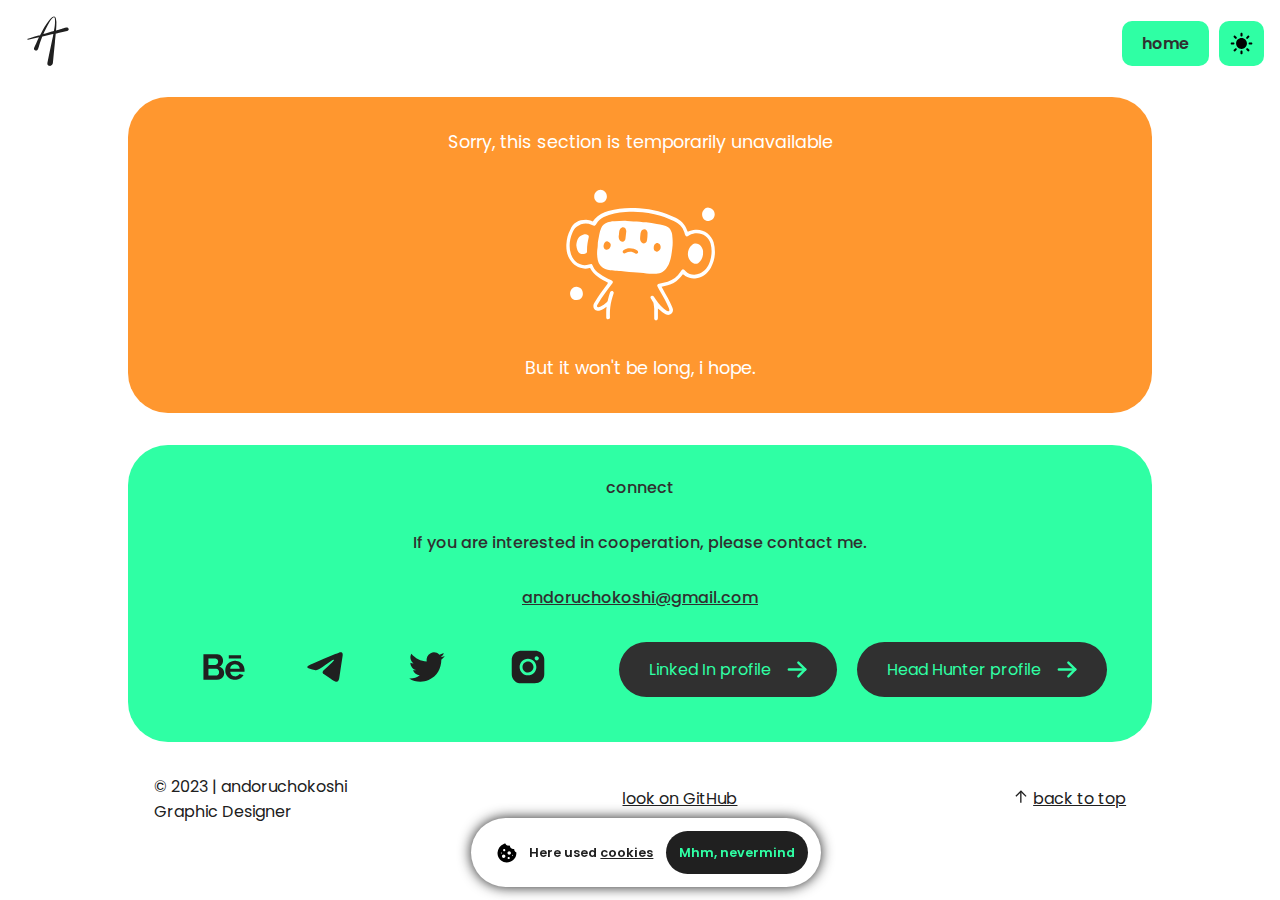
<file: category/portfolio/portfolio.html>
<!DOCTYPE html>
<html lang="en">
<head>
	<meta charset="utf-8">
	<meta name="viewport" content="width=device-width, initial-scale=1, user-scalable=no">
	
	<title>Portfolio | @andoruchokoshi</title>
    <meta name="description" content="Portfolio of @andoruchokoshi." />

	<link rel="shortcut icon" href="/resources/favicon.ico" type="image/x-icon">
	<link rel="icon" href="/resources/favicon.ico" type="image/x-icon">

	<script src="/scripts/themes.js" defer></script>
	<script src="/scripts/cookie.js" defer></script>

	<script>
        if (matchMedia('(prefers-color-scheme: dark)').media === 'not all') {
            document.documentElement.style.display = 'none';
            document.head.insertAdjacentHTML(
                'beforeend',
                '<link rel="stylesheet" href="styles/light.css" onload="document.documentElement.style.display=\'\'">'
            );
        }
    </script>

    <link rel="stylesheet" href="/styles/light.css" media="(prefers-color-scheme: light)">
    <link rel="stylesheet" href="/styles/dark.css" media="(prefers-color-scheme: dark)">
    <link rel="stylesheet" href="/styles/style.css">
    <link rel="stylesheet" href="style.css">

	<!-- Google tag (gtag.js) -->
<script async src="https://www.googletagmanager.com/gtag/js?id=G-T8DFQ469Z7"></script>
<script>
  window.dataLayer = window.dataLayer || [];
  function gtag(){dataLayer.push(arguments);}
  gtag('js', new Date());

  gtag('config', 'G-T8DFQ469Z7');
</script>
</head>
</head>
<body>
	<header class="header">
		<div class="header-inner">
			<div class="logo">
				<svg xmlns="http://www.w3.org/2000/svg" xmlns:xlink="http://www.w3.org/1999/xlink" viewBox="0 0 200 200">
				<path fill="#202020" d="M36.5,96c2.7-0.9,4-1.2,6.1-1.8c9.1-2.8,18.2-5.5,27.4-7.9c2.1-0.5,5.3-1.5,5.3-1.5s2.1-3.7,2.9-5.5
					c6.6-13.8,14.4-26.8,23.7-38.9c3.2-4.2,6.6-8.3,10.8-11.5c6-4.6,10.3-3.3,12,4.1c1.7,7,2,14.2,1.4,21.4c-0.3,4.8-0.8,15.6-0.8,15.6
					s15.9-5,23.5-7.1c2.8-0.8,5.7-1.8,8.6-2.1c3.8-0.5,6.9,1.6,7.3,4.6c0.5,3.8-2.1,5.4-5.1,6.2c-9.2,2.3-18.5,4.3-27.8,6.4
					c-2.3,0.5-7.5,2-7.5,2s-1.7,17.7-2.6,26.7c-2.2,21-4.2,42-6.2,63.1c-0.2,1.9-0.4,3.8-1.2,5.5c-2,4.5-6.4,6.7-10.8,5.5
					c-4.2-1.2-6.4-4.8-5.3-10c4-19.4,8.1-38.9,12.2-58.3c1.7-8.1,3.5-16.1,5.2-24.2c0.4-1.9,1.1-6.9,1.1-6.9s-3.5,0.7-4.9,1
					c-8.4,1.9-16.9,4-25.3,5.7c-1.5,0.3-4.2,1.1-4.2,1.1s-5.4,13.3-11.5,33.4c-0.8,2.6-1.6,5.2-3.2,7.5c-1.7,2.5-5.7,3.5-8.4,2.1
					c-3.2-1.6-3.6-4.7-2.4-7.7c1.9-4.9,4.3-9.6,6.5-14.4c2.6-5.7,5.2-11.5,8.4-18.4c-12.3,2.6-23,4.8-34.3,7.2
					C35,99.2,34.9,96.5,36.5,96z M85.5,81.4c0,0,20.7-6.2,30.4-8.9c0.9-0.3,2.6-0.8,2.6-0.8s4.9-19.4,3.1-37.9c-0.1-1.4-0.3-3-1.4-4.2
					c-0.5-0.7-1.5-1-2.3-0.7c-2.8,0.9-4.7,3.1-6.6,5.3C100.3,47.5,85.5,81.4,85.5,81.4z"/>
				</svg>
			</div>
			<div class="menu">
				<div class="button">
					<a href="/index.html">
						home
					</a>
				</div>
				<div class="dropdown">
					<button class="dropbtn">
						<svg xmlns="http://www.w3.org/2000/svg" xmlns:xlink="http://www.w3.org/1999/xlink" viewBox="0 0 100 100">
						<path d="M50,66.3c-8.7,0.1-16.4-7.1-16.4-16.3c0-9.2,7.6-16.4,16.5-16.4c8.8,0,16.4,7.3,16.4,16.4C66.4,59.2,58.8,66.5,50,66.3z
							M25.7,53.2c1.8-0.1,3-1.4,3-3.1c0-1.7-1.2-3.1-2.9-3.2c-1.9-0.1-3.8-0.1-5.6,0c-1.7,0.1-3,1.5-2.9,3.2c0,1.7,1.3,3,3,3.1
							c0.9,0.1,1.8,0,2.8,0C23.9,53.2,24.8,53.2,25.7,53.2z M79.8,53.2c1.8-0.1,3.1-1.5,3.1-3.2c0-1.7-1.3-3-3-3.1c-1.8-0.1-3.7-0.1-5.5,0
							c-1.8,0.1-3,1.5-3,3.2c0,1.7,1.2,3,3,3.1c0.9,0.1,1.8,0,2.7,0C77.9,53.2,78.8,53.2,79.8,53.2z M46.8,25.5c0.1,1.9,1.4,3.3,3.2,3.3
							c1.8,0,3.2-1.4,3.2-3.3c0-1.7,0-3.3,0-5c0-1.9-1.4-3.3-3.2-3.2c-1.8,0-3.1,1.4-3.1,3.2c0,0.8,0,1.6,0,2.4
							C46.8,23.8,46.8,24.7,46.8,25.5z M53.2,77c0-0.9,0-1.7,0-2.6c-0.1-1.9-1.4-3.3-3.2-3.2c-1.8,0-3.1,1.4-3.2,3.2c0,1.7,0,3.4,0,5.1
							c0,1.8,1.4,3.2,3.2,3.2c1.8,0,3.1-1.3,3.2-3.2C53.2,78.7,53.2,77.9,53.2,77C53.2,77,53.2,77,53.2,77z M73,68.4
							c-1.1-1.1-2.2-2.2-3.2-3.2c-0.3-0.2-0.5-0.5-0.8-0.7C67.7,63.8,66.1,64,65,65c-1.1,1.1-1.4,2.8-0.4,4c1.4,1.6,2.9,3.1,4.5,4.5
							c0.9,0.8,2.1,0.7,3.2,0.2c1.1-0.6,1.7-1.5,1.7-3.1C74.2,69.9,73.7,69.1,73,68.4z M26.2,27.8c-0.6,1.2-0.5,2.5,0.5,3.5
							c1.3,1.3,2.6,2.7,3.9,3.9c1.3,1.2,3.2,1.1,4.4-0.2c1.2-1.3,1.2-3.1,0-4.4c-1.2-1.3-2.4-2.5-3.7-3.7c-0.6-0.6-1.3-0.9-2.1-0.9
							C27.7,25.9,26.8,26.6,26.2,27.8z M72.3,26.3c-1.2-0.5-2.4-0.5-3.4,0.4c-1.4,1.3-2.8,2.7-4.1,4.1c-0.6,0.7-0.9,1.6-0.7,2.6
							c0.6,2.6,3.4,3.5,5.4,1.7c1.3-1.2,2.5-2.4,3.7-3.7c0.6-0.6,0.9-1.3,0.9-1.9C74.1,27.8,73.5,26.8,72.3,26.3z M31.1,73.3
							c1.4-1.3,2.8-2.6,4.1-4c1.1-1.3,0.9-3.1-0.2-4.2c-1.1-1.1-2.9-1.3-4.2-0.3c-1.5,1.3-2.9,2.7-4.2,4.2c-0.9,0.9-0.9,2.2-0.4,3.3
							c0.6,1.2,1.5,1.8,3,2C29.8,73.9,30.6,73.7,31.1,73.3z"/>
						</svg>
					</button>
					<div class="dropdown-content">
						<label class="switcher">
							<input class="switcher__radio switcher__radio--light" type="checkbox" name="color-scheme" value="light" title="light
							">
							<span class="switcher-icon">
								<img src="/resources/status_light.svg">
							</span>
						</label>
						<label class="switcher">
							<input class="switcher__radio switcher__radio--auto" type="checkbox" name="color-scheme" value="auto" title="auto">
							<span class="switcher-icon">
								<img src="/resources/status_auto.svg">
							</span>
						</label>
						<label class="switcher">
							<input class="switcher__radio switcher__radio--dark" type="checkbox" name="color-scheme" value="dark" title="dark" checked>
							<span class="switcher-icon">
								<img src="/resources/status_dark.svg">
							</span>
						</label>
					</div>
				</div>
			</div>
	    </div>
	</header>
    <main>
        <div class="notice">
            <a>Sorry, this section is temporarily unavailable</a>
            <img src="/resources/character_white.svg" alt="sad character">
            <a>But it won't be long, i hope.</a>
        </div>
		<!--
        <div class="content">
			<div class="c-info">
				<h1>Project Name</h1>
			</div>
			<div class="project">
				<div class="c-preview">
					<img src="/resources/img/Banner for iBig (2023).webp" alt="block_preview">
					<div class="description">
						<h2>Project description</h2>
						<p>Date</p>
					</div>
				</div>
            </div>
        </div>
		-->
    </main>
    <footer>
        <div class="connect" id="connect">
            <h1>connect</h1>
            <h2>If you are interested in cooperation, please contact me.</h2>
            <div class="mail">
                <a href="mailto:andoruchokoshi@gmail.com" class="email">andoruchokoshi@gmail.com</a>
            </div>
            <div class="link">
                <div class="social">
                    <a href="https://www.behance.net/andoruchokoshi" target="_blank">
                        <img src="/resources/social_behance_icon.svg" alt="behance">
                    </a>
                    <a href="https://t.me/andoruchokoshi" target="_blank">
                        <img src="/resources/social_telegram_icon.svg" alt="telegram">
                    </a>
                    <a href="https://twitter.com/andoruchokoshi" target="_blank">
                        <img src="/resources/social_twitter_icon.svg" alt="twitter">
                    </a>
                    <a href="https://www.instagram.com/andoruchokoshi/" target="_blank">
                        <img src="/resources/social_instagram_icon.svg" alt="instagram">
                    </a>
                </div>
                <div class="button">
                    <a href="https://www.linkedin.com/in/andoruchokoshi" target="_blank">
                        Linked In profile
                        <img src="/resources/button_arrow.svg" alt="arrow">
                    </a>
                    <a href="https://hh.ru/resume/8ee61312ff075864a70039ed1f704a4c6c794f" target="_blank">
                        Head Hunter profile
                        <img src="/resources/button_arrow.svg" alt="arrow">
                    </a>
                </div>
            </div>
        </div>
        <div class="fbar">
            <p>© 2023 | andoruchokoshi<br>Graphic Designer</p>
            <div class="project-link">
                <a href="https://github.com/andoruchokoshi/andoruchokoshi.github.io" target="_blank">look on GitHub</a>
            </div>
			<div class="back-to-top">
				<svg xmlns="http://www.w3.org/2000/svg" xmlns:xlink="http://www.w3.org/1999/xlink" viewBox="0 0 33.3 29.5" style="enable-background:new 0 0 33.3 29.5;" xml:space="preserve">
					<g>
						<line class="st0" x1="16.3" y1="2.7" x2="16.3" y2="26.8"/>
						<polyline class="st0" points="6,13.2 16.6,2.7 27.2,13.3"/>
					</g>
				</svg>
				<a href="#">back to top</a>
			</div>
        </div>
    </footer>
	<div class="cookie_notice">
		<img src="/resources/cookie.svg">
		<p>Here used&nbsp<a href="https://andoruchokoshi.github.io/cookie.html">cookies</a></p>
		<div class="cookie_notice_button">
			<a class="cookie_btn" id="cookie_close" href="#close">Mhm, nevermind</a>
		</div>
	</div>
</body>
</file>
<file: styles/light.css>
body {
	transition: 0.5s;
	--body-color: var(--wh-color);
}
header {
	transition: 0.5s;
	--header-bg-color: #ffffffc0;
}
header .logo svg path {
	transition: 0.5s;
	--logo-color: var(--dg-color);
}
header .button a {
	transition: 0.2s;
	--hb-color: var(--accent-color);
	--hb-text-color: #303030;
}
header .button a:hover {
	--hb-color-hov: #303030;
	--hb-text-color-hov: var(--accent-color);
}
/*
header .theme-button a {
	color: #202020;
}
header .theme-button svg path {
	fill: #202020;
}
*/
.main_text {
	color: var(--dg-color);
}
.main_text a {
    color: var(--attention-color);
}

main .content {
	transition: 0.2s;
    --mc-color: #e1e1e1;
}
main .c-button {
	transition: 0.2s;
	--mc-button-color: #565656;
}
main .c-button:hover {
	--mc-button-c-hov: #404040;
}
footer .connect .button a {
	transition: 0.2s;
	--fcn-color: #303030;
}
footer .connect .button a:hover {
	--fcn-color-hov: var(--dg-color);
}
footer .fbar p {
	--ffp-text-color: var(--dg-color);
}
footer .project-link a {
	--fpa-text-color: var(--dg-color);
}
footer .back-to-top a {
	--fba-text-color: var(--dg-color);
}
footer .back-to-top svg g .st0 {
	--fba-stroke-color: var(--dg-color);
}

/*Page 404*/

main .notice-404 {
	background-color: var(--attention-color);
}
main .notice-404 p {
	color: var(--wh-color);
}
main .notice-404 a {
	color: var(--wh-color);
}
main .notice-404 h1 {
	color: var(--wh-color);
}
footer .fbar-404 {
	--ff404-text-color: var(--dg-color);
}

/* Theme Switcher*/

.dropdown-content {
	--hm-dw-dtn: var(--dg-color);
}
</file>
<file: styles/dark.css>
body {
	transition: 0.5s;
	--body-color: var(--dg-color);
}
header {
	transition: 0.5s;
	--header-bg-color: #202020c0;
}
header .logo svg path {
	transition: 0.5s;
	--logo-color: var(--wh-color);
}
header .button a {
	transition: 0.2s;
	--hb-color: var(--accent-color);
	--hb-text-color: #303030;
}
header .button a:hover {
	--hb-color-hov: #303030;
	--hb-text-color-hov: var(--accent-color);
}
/*
header .theme-button a {
	color: #fff;
}
header .theme-button svg path {
	fill: #ffcd4e;
}
*/
.main_text {
	color: var(--wh-color);
}
.main_text a {
    color: var(--accent-color);
}

main .content {
	transition: 0.2s;
    --mc-color: var(--wh-color);
}
main .c-button {
	transition: 0.2s;
	--mc-button-color: var(--dg-color);
}
main .c-button:hover {
	--mc-button-c-hov: #101010;
}
footer .connect .button a {
	transition: 0.2s;
	--fcn-color: #303030;
}
footer .connect .button a:hover {
	--fcn-color-hov: var(--dg-color);
}
footer .fbar p {
	--ffp-text-color: var(--wh-color);
}
footer .project-link a {
	--fpa-text-color: var(--wh-color);
}
footer .back-to-top a {
	--fba-text-color: var(--wh-color);
}
footer .back-to-top svg g .st0 {
	--fba-stroke-color: var(--wh-color);
}

/*Page 404*/

main .notice-404 {
	background-color: var(--attention-color);
}
main .notice-404 p {
	color: var(--wh-color);
}
main .notice-404 a {
	color: var(--wh-color);
}
main .notice-404 h1 {
	color: var(--wh-color);
}
footer .fbar-404 {
	--ff404-text-color: var(--wh-color);
}

/* Theme Switcher*/

.dropdown-content {
	--hm-dw-dtn: var(--wh-color);
}
</file>
<file: styles/style.css>
@import url('https://fonts.googleapis.com/css2?family=Poppins:wght@100;200;300;400;500;600;700;800;900&family=Source+Code+Pro:wght@200;300;400;500;600;700;800;900&display=swap');

:root {
    color-scheme: light dark;
	--dg-color: #202020;
	--lg-color: #e1e1e1;
	--wh-color: #ffffff;
	--accent-color: #2fffa4;
	--attention-color: #ff972f;
}

body {
	padding-top: 65px;
	display: flex;
	flex-direction: column;
	justify-content: center;
	margin: 0 auto;
	background-color: var(--body-color);
	max-width: 2560px;
}
.header {
	position: fixed;
	top: 0;
	width: 100%;
	height: auto;
	background-color: var(--header-bg-color);
	z-index: 100;
}
.header .header-inner {
	display: flex;
	justify-content: space-between;
	margin: 0.5em 1em 0.5em 1em;
	font-family: Poppins;
	font-weight: 600;
}
.header .logo svg {
	width: 4em;
	height: 4em;
}
.header .logo svg path {
	fill: var(--logo-color);
}
.header .menu {
	display: flex;
	align-items: center;
	gap: 10px;
}
.header .button a {
	display: flex;
	align-items: center;
	justify-content: center;
	background-color: var(--hb-color);
	color: var(--hb-text-color);
	padding: 10px 20px;
	border-radius: 10px;
	border: none;
	font-size: 1em;
	font-family: Poppins;
	font-weight: 600;
	scroll-behavior: smooth;
	text-decoration: none;
}
.header .button a:hover {
	background-color: var(--hb-color-hov);
	color: var(--hb-text-color-hov);
}
main {
	margin: 0 10%;
	/*
	display: flex;
	flex-direction: column;
	align-items: flex-start;
	justify-content: center;
	height: 75vh;
	overflow: auto;
	margin: 0 auto;
	*/
}
main .content {
	display: flex;
	flex-direction: column;
	background-color: var(--mc-color);
	border-radius: 2.5em;
	padding: 1.5em 2em 2em 2em;
	gap: 1.5em;
	margin: 2em 0;
}
main .c-info {
	display: flex;
	justify-content: space-between;
	align-items: center;
	flex-wrap: wrap;
	font-family: Source Code Pro;
	font-size: 0.6em;
	gap: 1em;
}
main .c-info h1 {
	color: #202020;
}
main .c-button {
	display: flex;
	align-items: center;
	justify-content: center;
	flex-wrap: wrap;
	background-color: var(--mc-button-color);
	color: #2fffa4;
	padding: 10px 20px;
	border-radius: 2em;
	border: none;
	font-size: 1.5em;
	font-family: Poppins;
	font-weight: 300;
	text-decoration: none;
}
main .c-button:hover {
	background-color: var(--mc-button-c-hov);
}
main .c-info .c-button img {
	margin-left: 0.5em;
	width: 30px;
	height: auto;
	border-radius: 2em;
}
main .project {
	display: flex;
	gap: 1em;
}
main .c-preview {
	background-color: #202020;
	display: flex;
	flex-direction: column;
	justify-items: space-around;
	height: 26em;
	width: 100%;
	border-radius: 2em;
	overflow: hidden;
}
main .c-preview .description {
	margin: 1em 2em;
}
main .c-preview h2 {
	color: #fff;
	font-family: Poppins;
	font-weight: 400;
	font-size: 1em;
	margin-top: 0.1em;
}
main .c-preview p {
	color: #2fffa4;
	font-family: Poppins;
	font-weight: 200;
	font-size: 0.8em;
	margin-top: -0.5em;
}
main .c-preview img {
	padding: 1%;
	width: 98%;
	height: 77%;
	object-fit: cover;
	border-radius: 2em 2em 2em 2em;
}
footer .connect {
	margin: 0 10%;
	background-color: #2fffa4;
	border-radius: 2.5em;
	padding: 2.8em;
	text-align: center;
}
footer .connect h1 {
	color: #303030;
	font-size: 1em;
	font-family: Poppins;
	font-weight: 500;
	margin-bottom: 30px;
	margin-top: -15px;
}
footer .connect h2 {
	color: #303030;
	font-size: 1em;
	font-family: Poppins;
	font-weight: 500;
	margin-bottom: 30px;
}
footer .connect mail {
	display: flex;
	align-items: center;
	justify-content: center;
}
footer .connect a.email {
	color: #303030;
	text-decoration: underline;
	font-size: 1em;
	font-family: Poppins;
	font-weight: 500;
	word-wrap: break-word;
}
footer .connect .social {
	display: flex;
	align-items: row;
	flex-wrap: wrap;
	flex-grow: 2;
}
footer .connect .social a {
	flex-grow: 2;
}
footer .connect .social img  {
	width: 50px;
	height: auto;
}
footer .connect .button {
	display: flex;
	justify-content: space-around;
	flex-wrap: wrap;
	gap: 20px;
}
footer .connect .button a {
	background-color: var(--fcn-color);
	display: flex;
	padding: 15px 30px;
	border-radius: 50px;
	color: #2fffa4;
	font-size: 1em;
	font-family: Poppins;
	text-decoration: none;
}
footer .connect .button a:hover {
	background-color: var(--fcn-color-hov);
}
footer .connect .link {
	display: flex;
	justify-content: space-around;
	align-items: center;
	gap: 40px;
}
footer .button img {
	margin-left: 1em;
	width: 20px;
	height: auto;
}
footer .link {
	margin-top: 2em;
	display: inline-block;
	justify-content: space-around;
	flex-wrap: wrap;
}
footer .fbar {
	display: flex;
	align-items: center;
	justify-content: space-around;
	flex-wrap: wrap;
	flex-grow: 1;
	padding: 1em;
	text-decoration: none;
}
footer .fbar p {
	display: flex;
	justify-content: center;
	word-wrap: break-word;
	color: var(--ffp-text-color);
	font-size: 1em;
	font-family: Poppins;
}
footer .project-link a {
	color: var(--fpa-text-color);
	text-decoration: underline;
	font-size: 1em;
	font-family: Poppins;
}
footer .back-to-top a {
	color: var(--fba-text-color);
	font-size: 1em;
	font-family: Poppins;
}
footer .back-to-top svg {
	width: 1em;
}
footer .back-to-top svg g .st0 {
	fill: none;
	stroke: var(--fba-stroke-color);
	stroke-width: 2.7878;
	stroke-miterlimit: 10;
}
@media screen and (max-width: 800px) {
	main {
		margin: 0 3%;
	}
	main .c-info {
		display: flex;
		justify-content: space-between;
	}
	main .project {
		display: flex;
		flex-wrap: wrap;
		gap: 1em;
	}
	footer .connect {
		margin: 0 3%;
	}
	footer .fbar p {
		text-align: center;
	}
	footer .fbar-404 p {
		text-align: center;
	}
}
@media screen and (max-width: 600px) {
	main .c-info {
		flex-direction: column;
	}

	footer .fbar p {
		width: 100vw;
	}
}

main .notice-404 {
	display: flex;
	flex-direction: column;
	align-items: center;
	background-color: #ff972f;
	border-radius: 2.5em;
	padding: 1em 2em 1em 2em;
	gap: 10px;
	margin: 2em 0;
}
main .notice-404 p {
	display: flex;
	justify-content: center;
	text-align: center;
	flex-wrap: wrap;
	font-family: Poppins;
	font-size: 1.1em;
	color: #fff;
}
main .notice-404 a {
	font-family: Poppins;
	font-size: 1em;
	color: #fff;
	text-decoration: underline;
}
main .notice-404 h1 {
	display: flex;
	justify-content: center;
	text-align: center;
	font-family: Poppins;
	font-weight: 500;
	font-size: 2em;
	color: #fff;
}
main .notice-404 img {
	width: 15em;
	height: auto;
}
footer .fbar-404 {
	display: flex;
	justify-content: space-between;
	word-wrap: break-word;
	color: var(--ff404-text-color);
	font-size: 1em;
	font-family: Poppins;
}
footer .fbar-404 {
	display: flex;
	align-items: center;
	justify-content: space-around;
	flex-wrap: wrap;
	padding: 1em;
	text-decoration: none;
}

/*проба кнопки*/

.dropdown {
	position: relative;
	display: flex;
	justify-content: space-around;
}
.dropbtn {
	display: flex;
	justify-content: center;
	align-items: center;
	background-color: #2fffa4;
	color: #202020;
	width: 45px;
	height: 45px;
	border: none;
	border-radius: 10px;
	cursor: pointer;
}
.dropdown:hover .dropbtn {
	background-color: #202020;
}
.dropbtn svg {
	width: 35px;
	height: 35px;
}
.dropbtn:hover svg path {
	fill: #2fffa4;
}
.dropdown-content {
	display: none;
	position: absolute;
	z-index: 1;
	width: 45px;
	height: 140px;
	background-color: var(--hm-dw-dtn);
	border-radius: 10px;
}
.dropdown-content .switcher {
	display: flex;
	flex-direction: column;
	align-items: center;
}
.dropdown-content input {
	display: block;
	cursor: pointer;
	position: relative;
	scale: 2;
	opacity: 0;
	margin: 20px;
}
.dropdown-content .switcher .switcher-icon {
	width: 35px;
	height: 35px;
	margin-top: -45px;
}
.dropdown:hover .dropdown-content,
.dropdown:focus-within .dropdown-content {
	display: block;
}

/* notice

main .notice {
	display: flex;
	flex-direction: column;
	align-items: center;
	background-color: #ff972f;
	border-radius: 2.5em;
	padding: 2em 2em 2em 2em;
	gap: 20px;
	margin: 2em 0;
}
main .notice a {
	display: flex;
	justify-content: center;
	text-align: center;
	font-family: Poppins;
	font-size: 1.1em;
	color: #fff;
}
main .notice img {
	width: 10em;
	height: auto;
}
*/

/*cookies*/

.cookie_notice {
	position: fixed;
	left: 50%;
	margin-left: -169px;
	bottom: 1em;
	display: flex;
	justify-content: center;
	align-items: center;
	padding: 1em;
	background-color: var(--wh-color);
	border-radius: 4em;
	font-family: Poppins;
	font-weight: 600;
	font-size: 0.8em;
	color: var(--dg-color);
	text-decoration: none;
	gap: 1em;
	box-shadow: 0 0 1em var(--dg-color);
}

.cookie_notice a {
	color: var(--dg-color);
}

.cookie_notice img {
	width: 20px;
	margin-left: 1em;
}

.cookie_notice_button {
	background-color: var(--dg-color);
	border-radius: 2em;
	padding: 1em;
}

.cookie_notice_button a {
	color: var(--accent-color);
	text-decoration: none;
}
</file>
<file: styles/cookie.css>
.main_text {
    font-family: Poppins;
    max-width: 800px;
    margin: 0 auto;
}

.main_text h1 {
    font-size: 2em;
}
.main_text h2 {
    font-size: 2em;
}
.main_text h3 {
    font-size: 2em;
}
</file>
<file: category/design/style.css>
@import url('https://fonts.googleapis.com/css2?family=Poppins:wght@100;200;300;400;500;600;700;800;900&family=Source+Code+Pro:wght@200;300;400;500;600;700;800;900&display=swap');
@import url('https://fonts.googleapis.com/css2?family=Source+Code+Pro:wght@200;300;400;500;600;700;800;900&display=swap');

body {
	display: flex;
	flex-direction: column;
	justify-content: center;
	margin: 0 auto;
	background-color: #202020;
	max-width: 2560px;
}
header {
	display: flex;
	justify-content: space-between;
	align-items: center;
	padding: 1.5em 1.5em 0 1.5em;
	font-family: Poppins;
	font-weight: 600;
}
.logo img {
	width: 5em;
	height: 5em;
}
.menu {
	display: flex;
	align-items: center;
	gap: 10px;
}
header .button a {
	display: flex;
	align-items: center;
	justify-content: center;
	background-color: #2fffa4;
	color: #303030;
	padding: 10px 20px;
	border-radius: 10px;
	border: none;
	font-size: 1em;
	font-family: Poppins;
	font-weight: 600;
	scroll-behavior: smooth;
	text-decoration: none;
}
header .button a:hover {
	background-color: #303030;
	color: #2fffa4;
}
header .home-button a {
	display: flex;
	align-items: center;
	justify-content: center;
	background-color: #2fffa4;
	color: #303030;
	padding: 10px 20px;
	border-radius: 10px;
	border: none;
	font-size: 1em;
	font-family: Poppins;
	font-weight: 600;
	scroll-behavior: smooth;
	text-decoration: none;
}
header .home-button a:hover {
	background-color: #303030;
	color: #2fffa4;
}
main {
	margin: 0 10%;
}
main .notice {
	display: flex;
	flex-direction: column;
	align-items: center;
	background-color: #ff972f;
	border-radius: 2.5em;
	padding: 2em 2em 2em 2em;
	gap: 20px;
	margin: 2em 0;
}
main .notice a {
	display: flex;
	justify-content: center;
	font-family: Poppins;
	font-size: 1.1em;
	color: #fff;
}
main .notice img {
	width: 10em;
	height: auto;
}
main .content {
	display: flex;
	flex-direction: column;
	background-color: #fff;
	border-radius: 2.5em;
	padding: 1em 2em 2em 2em;
	gap: 20px;
	margin: 2em 0;
}
main .c-info {
	display: flex;
	justify-content: space-between;
	align-items: center;
	flex-wrap: wrap;
	font-family: Source Code Pro;
	font-size: 0.6em;
	gap: 1em;
}
main .project {
	display: flex;
	gap: 1em;
}
main .c-preview {
	background-color: #202020;
	display: flex;
	flex-direction: column;
	height: 25em;
	width: 100%;
	border-radius: 2em;
	overflow: hidden;
}
main .c-preview .description {
	margin: 1em 2em;
}
main .c-preview h2 {
	color: #fff;
	font-family: Poppins;
	font-weight: 400;
	font-size: 1em;
	margin-top: 0.1em;
}
main .c-preview p {
	color: #2fffa4;
	font-family: Poppins;
	font-weight: 200;
	font-size: 0.8em;
	margin-top: -0.5em;
}
main .c-preview img {
	width: 100%;
	height: 73%;
	object-fit: cover;
	border-radius: 2em 2em 2em 2em;
}
footer .connect {
	margin: 0 10%;
	background-color: #2fffa4;
	border-radius: 2.5em;
	padding: 2.8em;
	text-align: center;
}
footer .connect h1 {
	color: #303030;
	font-size: 1.1em;
	font-family: Poppins;
	font-weight: 500;
	margin-bottom: 30px;
	margin-top: -15px;
}
footer .connect h2 {
	color: #303030;
	font-size: 1.1em;
	font-family: Poppins;
	font-weight: 500;
	margin-bottom: 30px;
}
footer .connect mail {
	display: flex;
	align-items: center;
	justify-content: center;
}
footer .connect a.email {
	color: #303030;
	text-decoration: underline;
	font-size: 1.1em;
	font-family: Poppins;
	font-weight: 500;
	word-wrap: break-word;
}
footer .connect .social {
	display: flex;
	align-items: row;
	flex-wrap: wrap;
	flex-grow: 2;
}
footer .connect .social a {
	flex-grow: 2;
}
footer .connect .social img  {
	width: 50px;
}
footer .connect .button {
	display: flex;
	justify-content: space-around;
	flex-wrap: wrap;
	gap: 20px;
}
footer .connect .button a {
	background-color: #303030;
	display: flex;
	padding: 15px 30px;
	border-radius: 50px;
	color: #2fffa4;
	font-size: 1.1em;
	font-family: Poppins;
	text-decoration: none;
	transition: backgroud-color 0.2s ease;
}
footer .connect .button a:hover {
	background-color: #202020;
}
footer .connect .link {
	display: flex;
	justify-content: space-around;
	align-items: center;
	gap: 40px;
}
footer .button img {
	margin-left: 1em;
	width: 20px;
}
footer .link {
	margin-top: 2em;
	display: inline-block;
	justify-content: space-around;
	flex-wrap: wrap;
}
footer .fbar {
	display: flex;
	align-items: center;
	justify-content: space-around;
	flex-wrap: wrap;
	padding: 1em;
	text-decoration: none;
}
footer .fbar p {
	display: flex;
	justify-content: center;
	word-wrap: break-word;
	color: #fff;
	font-size: 1em;
	font-family: Poppins;
}
footer .project-link a {
	color: #fff;
	text-decoration: underline;
	font-size: 1em;
	font-family: Poppins;
}
footer .back-to-top a {
	color: #fff;
	font-size: 1em;
	font-family: Poppins;
}
footer .back-to-top img {
	width: 1em;
}
@media screen and (max-width: 800px) {
	main {
		margin: 0 3%;
	}
	main .c-info {
		display: flex;
		justify-content: center;
	}
	main .project {
		display: flex;
		flex-wrap: wrap;
		gap: 1em;
	}
	footer .connect {
		margin: 0 3%;
	}
	footer .fbar p {
		text-align: center;
	}
}
</file>
<file: category/portfolio/style.css>
main .notice {
	display: flex;
	flex-direction: column;
	align-items: center;
	background-color: #ff972f;
	border-radius: 2.5em;
	padding: 2em 2em 2em 2em;
	gap: 20px;
	margin: 2em 0;
}
main .notice a {
	display: flex;
	justify-content: center;
	text-align: center;
	font-family: Poppins;
	font-size: 1.1em;
	color: #fff;
}
main .notice img {
	width: 10em;
	height: auto;
}
main .portfolio_content {
    display: flex;
	flex-direction: column;
	background-color: #fff;
	border-radius: 2.5em;
	padding: 1.5em 2em 2em 2em;
	gap: 1.5em;
	margin: 2em 0;
}
main .portfolio_content .project {
	display: grid;
	grid: auto / auto auto ;
	/*grid-template-columns: auto auto auto;*/
	/*grid-template-columns: repeat(auto-fit);*/
	/*grid-auto-rows: repeat(auto-fit);*/
	/*justify-content: space-between;*/
}
main .project .c-preview {
	width: auto;
}
main .project img {
	object-fit: fit;
}
</file>
